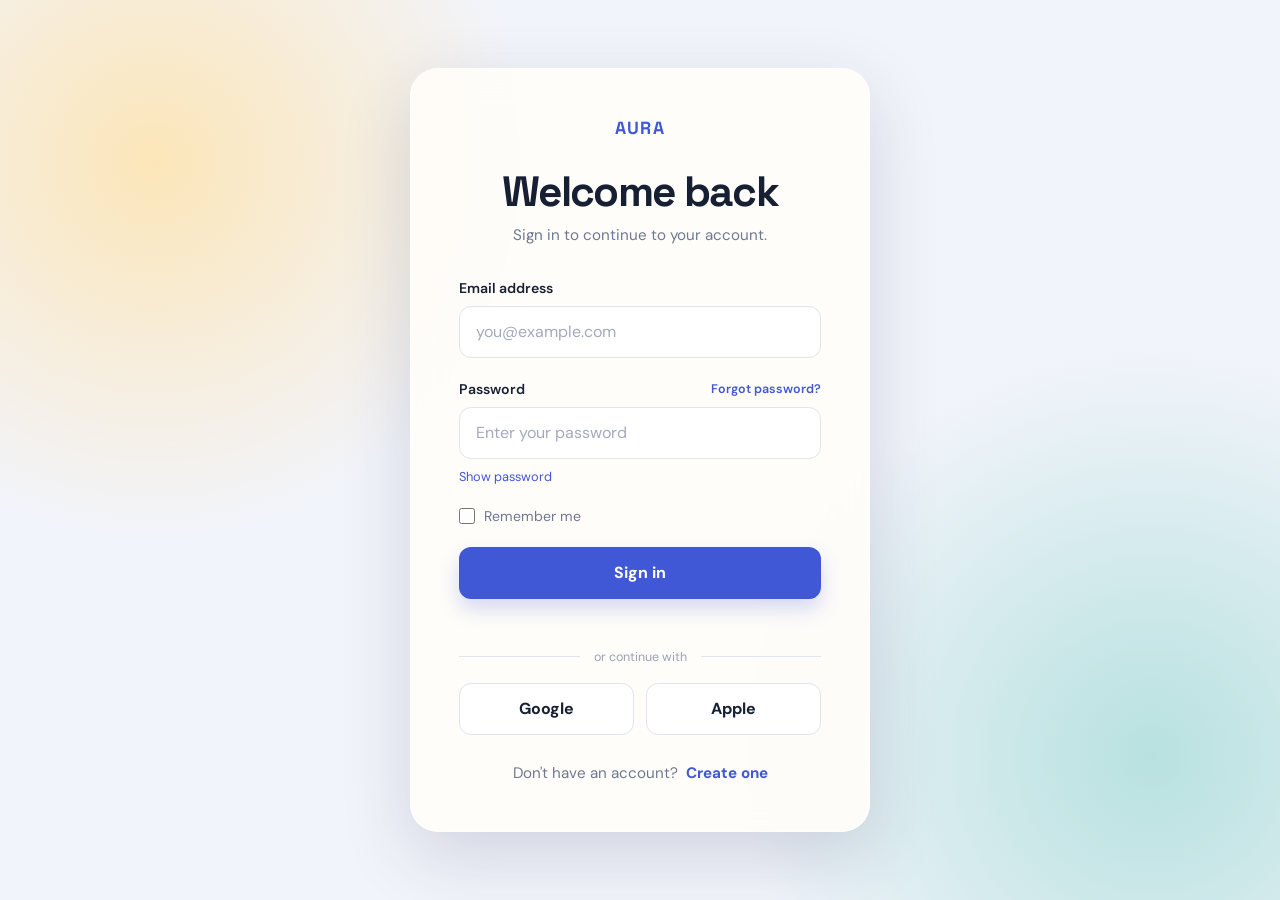
<file: index.html>
<!DOCTYPE html>
<html lang="en">
<head>
    <meta charset="UTF-8">
    <meta name="viewport" content="width=device-width, initial-scale=1.0">
    <meta name="description" content="Sign in to your AURA clothing account">
    <title>Sign In | AURA</title>
    <link rel="stylesheet" href="style.css">
     <meta name="google-site-verification" content="Q5nOV4p6farNZHvOnm3dMn5iF7PcjStxCkYvagq5Dh0" />
</head>
<body>
    <main class="login-page">
        <section class="login-card" aria-labelledby="login-title">
            <header class="login-header">
                <a class="brand" href="store.html" aria-label="AURA home">AURA</a>
                <h1 id="login-title">Welcome back</h1>
                <p>Sign in to continue to your account.</p>
            </header>

            <form class="login-form" action="#" method="post">
                <div class="form-field">
                    <label for="email">Email address</label>
                    <input
                        id="email"
                        name="email"
                        type="email"
                        autocomplete="email"
                        placeholder="you@example.com"
                        required
                    >
                </div>

                <div class="form-field">
                    <div class="field-heading">
                        <label for="password">Password</label>
                        <a href="#forgot-password">Forgot password?</a>
                    </div>
                    <input
                        id="password"
                        name="password"
                        type="password"
                        autocomplete="current-password"
                        placeholder="Enter your password"
                        required
                    >
                </div>

                <label class="remember-me">
                    <input type="checkbox" name="remember-me">
                    <span>Remember me</span>
                </label>

                <button class="login-button" type="submit">Sign in</button>
            </form>

            <div class="divider" aria-hidden="true">
                <span>or continue with</span>
            </div>

            <div class="social-login">
                <button class="social-button" type="button">Google</button>
                <button class="social-button" type="button">Apple</button>
            </div>

            <p class="signup-prompt">
                Don't have an account?
                <a href="signup.html">Create one</a>
            </p>
        </section>
    </main>

    <script src="app.js"></script>
</body>
</html>
</file>
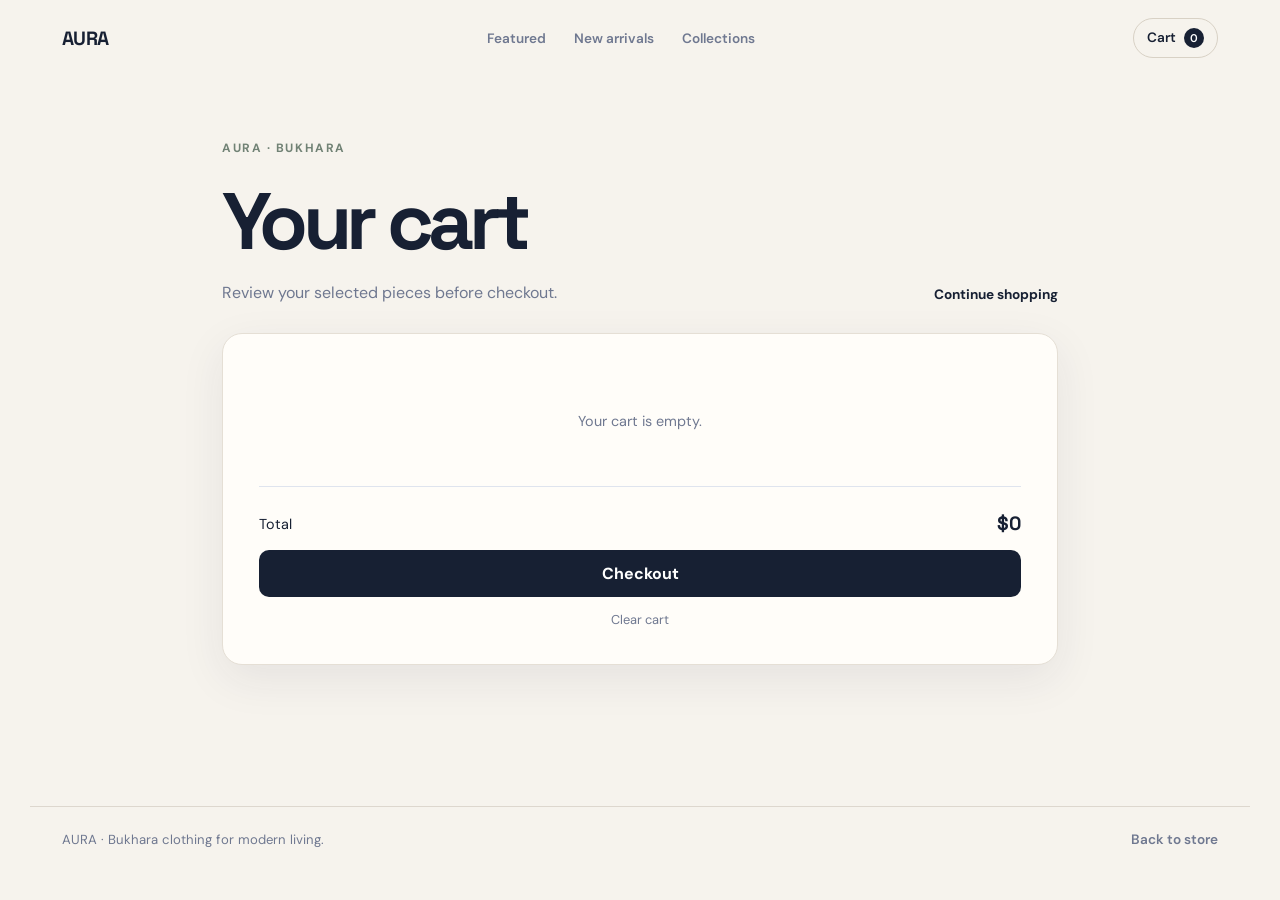
<file: cart.html>
<!DOCTYPE html>
<html lang="en">
<head>
    <meta charset="UTF-8">
    <meta name="viewport" content="width=device-width, initial-scale=1.0">
    <meta name="description" content="Review the products in your AURA shopping cart.">
    <title>Your Cart | AURA</title>
    <link rel="stylesheet" href="style.css">
    <meta name="google-site-verification" content="Q5nOV4p6farNZHvOnm3dMn5iF7PcjStxCkYvagq5Dh0" />
</head>
<body class="store-body">
    <header class="store-nav">
        <a class="store-brand" href="store.html">AURA</a>
        <nav aria-label="Main navigation">
            <a href="store.html#featured">Featured</a>
            <a href="store.html#new-arrivals">New arrivals</a>
            <a href="store.html#collections">Collections</a>
        </nav>
        <div class="store-actions">
            <a class="cart-page-link" href="cart.html" aria-current="page">Cart <span class="nav-cart-count">0</span></a>
        </div>
    </header>

    <main class="cart-page">
        <div class="cart-page-header">
            <div>
                <p class="eyebrow">AURA · Bukhara</p>
                <h1>Your cart</h1>
                <p>Review your selected pieces before checkout.</p>
            </div>
            <a class="continue-shopping" href="store.html#new-arrivals">Continue shopping</a>
        </div>

        <section class="cart-page-card" aria-labelledby="cart-title">
            <h2 id="cart-title" class="visually-hidden">Selected products</h2>
            <div class="cart-items" aria-live="polite">
                <p class="empty-cart">Your cart is empty.</p>
            </div>
            <div class="cart-summary">
                <div>
                    <span>Total</span>
                    <strong class="cart-total">$0</strong>
                </div>
                <button class="checkout-button" type="button">Proceed to checkout</button>
                <button class="clear-cart-button" type="button">Clear cart</button>
            </div>
        </section>
    </main>

    <footer class="store-footer">
        <p>AURA · Bukhara clothing for modern living.</p>
        <a href="store.html">Back to store</a>
    </footer>

    <div class="checkout-modal" id="checkout-modal" hidden>
        <div class="checkout-card" role="dialog" aria-modal="true" aria-labelledby="checkout-title">
            <button class="close-checkout" type="button" aria-label="Close checkout">&times;</button>
            <p class="eyebrow">AURA checkout</p>
            <h2 id="checkout-title">Complete your order</h2>
            <p class="checkout-intro">Enter your payment and delivery details.</p>
            <form class="checkout-form">
                <label>Card number
                    <input name="card-number" inputmode="numeric" autocomplete="cc-number" placeholder="1234 5678 9012 3456" minlength="16" required>
                </label>
                <div class="checkout-row">
                    <label>Expiry date
                        <input name="expiry" placeholder="MM/YY" autocomplete="cc-exp" required>
                    </label>
                    <label>CVV
                        <input name="cvv" inputmode="numeric" autocomplete="cc-csc" placeholder="123" minlength="3" required>
                    </label>
                </div>
                <label>Delivery address
                    <input name="address" autocomplete="street-address" placeholder="Street, city, country" required>
                </label>
                <label>Phone number for SMS
                    <input name="phone" type="tel" autocomplete="tel" placeholder="+998 90 123 45 67" required>
                </label>
                <button class="checkout-submit" type="submit">Place order</button>
                <p class="checkout-status" role="status" aria-live="polite"></p>
            </form>
        </div>
    </div>

    <script src="app.js"></script>
</body>
</html>
</file>
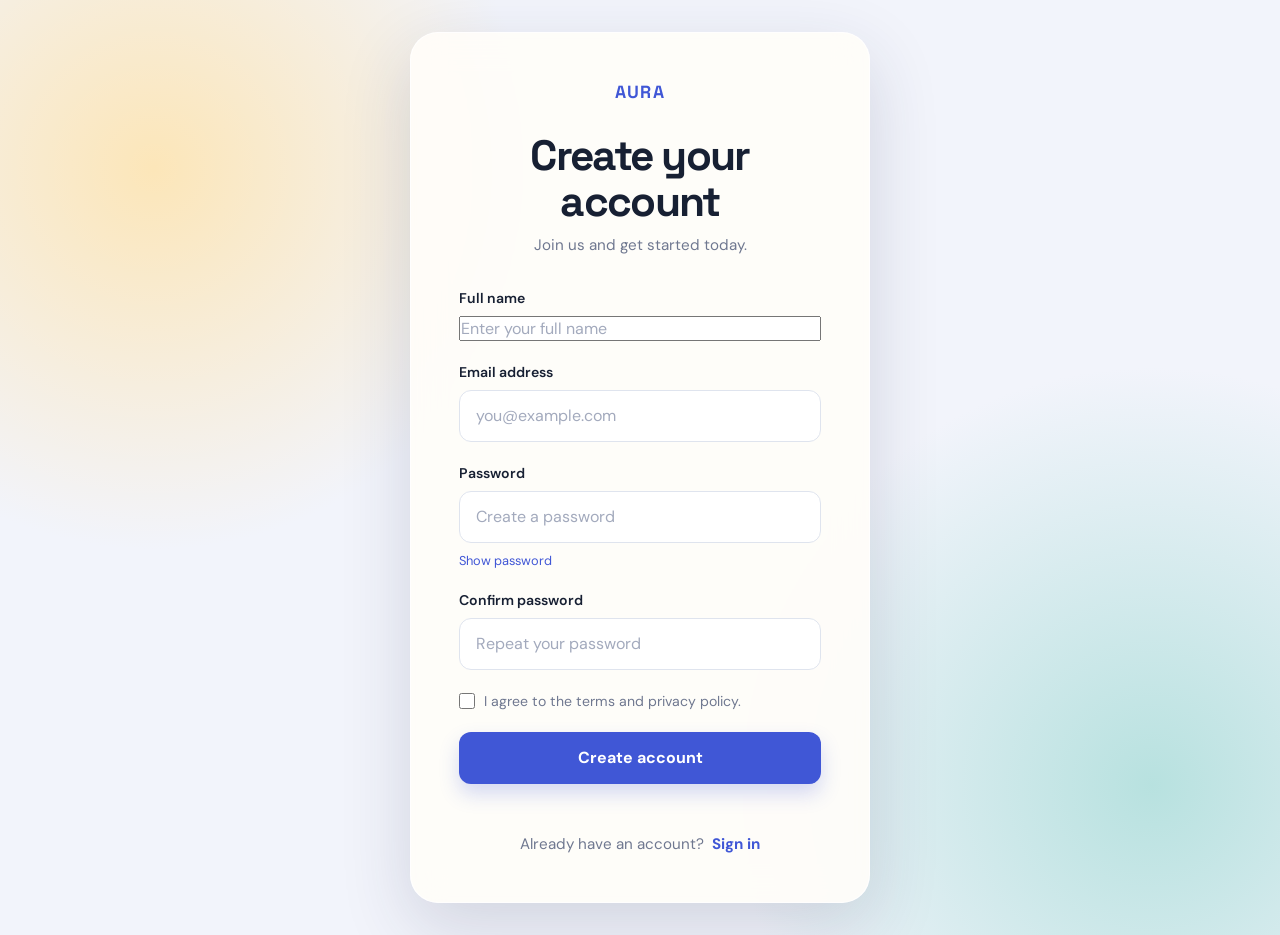
<file: signup.html>
<!DOCTYPE html>
<html lang="en">
<head>
    <meta charset="UTF-8">
    <meta name="viewport" content="width=device-width, initial-scale=1.0">
    <meta name="description" content="Create your AURA clothing account">
    <title>Sign Up | AURA</title>
    <link rel="stylesheet" href="style.css">
    <meta name="google-site-verification" content="Q5nOV4p6farNZHvOnm3dMn5iF7PcjStxCkYvagq5Dh0" />
</head>
<body>
    <main class="login-page">
        <section class="login-card" aria-labelledby="signup-title">
            <header class="login-header">
                <a class="brand" href="index.html" aria-label="AURA home">AURA</a>
                <h1 id="signup-title">Create your account</h1>
                <p>Join us and get started today.</p>
            </header>

            <form class="login-form" action="#" method="post">
                <div class="form-field">
                    <label for="full-name">Full name</label>
                    <input
                        id="full-name"
                        name="full-name"
                        type="text"
                        autocomplete="name"
                        placeholder="Enter your full name"
                        required
                    >
                </div>

                <div class="form-field">
                    <label for="email">Email address</label>
                    <input
                        id="email"
                        name="email"
                        type="email"
                        autocomplete="email"
                        placeholder="you@example.com"
                        required
                    >
                </div>

                <div class="form-field">
                    <label for="password">Password</label>
                    <input
                        id="password"
                        name="password"
                        type="password"
                        autocomplete="new-password"
                        placeholder="Create a password"
                        minlength="8"
                        required
                    >
                </div>

                <div class="form-field">
                    <label for="confirm-password">Confirm password</label>
                    <input
                        id="confirm-password"
                        name="confirm-password"
                        type="password"
                        autocomplete="new-password"
                        placeholder="Repeat your password"
                        minlength="8"
                        required
                    >
                </div>

                <label class="remember-me">
                    <input type="checkbox" name="terms" required>
                    <span>I agree to the terms and privacy policy.</span>
                </label>

                <button class="login-button" type="submit">Create account</button>
            </form>

            <p class="signup-prompt">
                Already have an account?
                <a href="index.html">Sign in</a>
            </p>
        </section>
    </main>

    <script src="app.js"></script>
</body>
</html>
</file>
<file: style.css>
@import url('https://fonts.googleapis.com/css2?family=DM+Sans:wght@400;500;600;700&family=Space+Grotesk:wght@500;600;700&display=swap');

:root {
	--ink: #172033;
	--muted: #6f7890;
	--line: #dfe4ee;
	--paper: #fffdf9;
	--accent: #4057d6;
	--accent-dark: #3045bb;
	--shadow: 0 24px 70px rgba(35, 43, 82, 0.16);
}

* {
	box-sizing: border-box;
	margin: 0;
	padding: 0;
}

body {
	min-width: 320px;
	min-height: 100vh;
	color: var(--ink);
	background:
		radial-gradient(circle at 12% 18%, rgba(255, 226, 166, 0.78), transparent 28%),
		radial-gradient(circle at 90% 84%, rgba(164, 219, 214, 0.75), transparent 30%),
		#f2f4fb;
	font-family: 'DM Sans', sans-serif;
}

button,
input {
	font: inherit;
}

a {
	color: var(--accent);
	text-decoration: none;
}

a:hover {
	text-decoration: underline;
}

.login-page {
	display: grid;
	min-height: 100vh;
	place-items: center;
	padding: 32px 20px;
}

.login-card {
	width: min(100%, 460px);
	padding: clamp(28px, 6vw, 48px);
	border: 1px solid rgba(255, 255, 255, 0.8);
	border-radius: 28px;
	background: rgba(255, 253, 249, 0.92);
	box-shadow: var(--shadow);
	backdrop-filter: blur(16px);
}

.login-header {
	margin-bottom: 34px;
	text-align: center;
}

.brand {
	display: inline-block;
	margin-bottom: 30px;
	color: var(--accent);
	font-family: 'Space Grotesk', sans-serif;
	font-size: 1.1rem;
	font-weight: 700;
	letter-spacing: 0.08em;
	text-transform: uppercase;
}

.login-header h1 {
	margin-bottom: 10px;
	font-family: 'Space Grotesk', sans-serif;
	font-size: clamp(2rem, 6vw, 2.65rem);
	line-height: 1.08;
	letter-spacing: -0.04em;
}

.login-header p,
.signup-prompt {
	color: var(--muted);
	font-size: 0.95rem;
}

.login-form {
	display: grid;
	gap: 22px;
}

.form-field {
	display: grid;
	gap: 9px;
}

.form-field label,
.field-heading label {
	color: var(--ink);
	font-size: 0.88rem;
	font-weight: 600;
}

.field-heading {
	display: flex;
	align-items: center;
	justify-content: space-between;
	gap: 16px;
}

.field-heading a {
	font-size: 0.78rem;
	font-weight: 600;
}

.form-field input[type='email'],
.form-field input[type='password'] {
	width: 100%;
	min-height: 52px;
	padding: 0 16px;
	border: 1px solid var(--line);
	border-radius: 12px;
	outline: none;
	color: var(--ink);
	background: #fff;
	transition: border-color 180ms ease, box-shadow 180ms ease;
}

.form-field input::placeholder {
	color: #a3aabd;
}

.form-field input:focus {
	border-color: var(--accent);
	box-shadow: 0 0 0 4px rgba(64, 87, 214, 0.13);
}

.remember-me {
	display: flex;
	align-items: center;
	gap: 9px;
	color: var(--muted);
	cursor: pointer;
	font-size: 0.88rem;
}

.remember-me input {
	width: 16px;
	height: 16px;
	accent-color: var(--accent);
}

.login-button,
.social-button {
	min-height: 52px;
	border-radius: 12px;
	cursor: pointer;
	font-weight: 700;
	transition: transform 180ms ease, box-shadow 180ms ease, background 180ms ease;
}

.login-button {
	border: 0;
	color: #fff;
	background: var(--accent);
	box-shadow: 0 10px 20px rgba(64, 87, 214, 0.22);
}

.login-button:hover {
	background: var(--accent-dark);
	box-shadow: 0 14px 24px rgba(64, 87, 214, 0.3);
	transform: translateY(-2px);
}

.divider {
	display: flex;
	align-items: center;
	gap: 14px;
	margin: 28px 0 18px;
	color: #9aa2b5;
	font-size: 0.78rem;
	white-space: nowrap;
}

.divider::before,
.divider::after {
	height: 1px;
	flex: 1;
	background: var(--line);
	content: '';
}

.social-login {
	display: grid;
	grid-template-columns: 1fr 1fr;
	gap: 12px;
}

.social-button {
	border: 1px solid var(--line);
	color: var(--ink);
	background: #fff;
}

.social-button:hover {
	border-color: var(--accent);
	background: #f7f8ff;
	transform: translateY(-2px);
}

.signup-prompt {
	margin-top: 28px;
	text-align: center;
}

.signup-prompt a {
	margin-left: 4px;
	font-weight: 700;
}

.form-status {
	margin-top: -8px;
	font-size: 0.82rem;
	line-height: 1.4;
	text-align: center;
}

.form-status[data-state='error'] {
	color: #c04458;
}

.form-status[data-state='loading'] {
	color: var(--muted);
}

.form-status[data-state='success'] {
	color: #25816c;
}

.login-button:disabled {
	cursor: wait;
	opacity: 0.7;
	transform: none;
}

button:focus-visible,
a:focus-visible,
input:focus-visible {
	outline: 3px solid rgba(64, 87, 214, 0.35);
	outline-offset: 3px;
}

@media (max-width: 480px) {
	.login-page {
		padding: 20px 14px;
	}

	.login-card {
		border-radius: 22px;
	}
}

.store-body {
	background: #f6f3ed;
	font-family: 'DM Sans', sans-serif;
}

.market-strip {
	padding: 8px 20px;
	color: #fff;
	background: #4057d6;
	font-size: 0.74rem;
	font-weight: 600;
	text-align: center;
}

.market-strip span {
	margin-left: 22px;
	color: #dfe4ff;
}

.store-nav {
	display: flex;
	align-items: center;
	justify-content: space-between;
	gap: 28px;
	max-width: 1220px;
	margin: 0 auto;
	padding: 18px 32px;
}

.store-brand {
	display: flex;
	align-items: center;
	gap: 8px;
	color: var(--ink);
	font-family: 'Space Grotesk', sans-serif;
	font-size: 1.2rem;
	font-weight: 700;
	letter-spacing: -0.03em;
}

.store-brand span {
	display: grid;
	width: 34px;
	height: 34px;
	place-items: center;
	border-radius: 10px;
	color: #fff;
	background: #4057d6;
	font-size: 1rem;
}

.store-location {
	display: grid;
	gap: 2px;
	margin-right: auto;
	color: var(--ink);
	font-size: 0.78rem;
}

.store-location small {
	color: var(--muted);
	font-size: 0.68rem;
}

.store-nav nav {
	display: flex;
	gap: 28px;
}

.store-nav nav a,
.store-actions button,
.store-footer a {
	color: var(--muted);
	font-size: 0.85rem;
	font-weight: 600;
}

.store-nav nav a.active,
.store-nav nav a:hover,
.store-footer a:hover {
	color: var(--ink);
	text-decoration: none;
}

.store-actions {
	display: flex;
	align-items: center;
	gap: 18px;
}

.account-link {
	display: inline-flex;
	align-items: center;
	gap: 8px;
	color: var(--ink);
	font-size: 0.82rem;
	font-weight: 700;
}

.account-avatar {
	width: 28px;
	height: 28px;
	border: 2px solid #fff;
	border-radius: 50%;
	box-shadow: 0 2px 8px rgba(23, 32, 51, 0.16);
	object-fit: cover;
}

.avatar-picker {
	position: relative;
	display: inline-flex;
	border-radius: 50%;
	cursor: pointer;
}

.avatar-picker::after {
	position: absolute;
	right: -2px;
	bottom: -2px;
	display: grid;
	width: 12px;
	height: 12px;
	place-items: center;
	border: 2px solid #fffdf9;
	border-radius: 50%;
	content: '+';
	color: #fff;
	background: var(--accent);
	font-size: 0.55rem;
	font-weight: 700;
}

.avatar-picker:hover .account-avatar {
	box-shadow: 0 0 0 4px rgba(64, 87, 214, 0.2);
	transform: scale(1.06);
}

.avatar-picker .account-avatar {
	transition: box-shadow 180ms ease, transform 180ms ease;
}

.avatar-input {
	position: absolute;
	width: 1px;
	height: 1px;
	opacity: 0;
}

.settings-link {
	color: var(--muted);
	font-size: 0.82rem;
	font-weight: 600;
}

.language-select {
	padding: 8px 5px;
	border: 1px solid #d8d1c5;
	border-radius: 8px;
	outline: none;
	color: var(--ink);
	background: rgba(255, 253, 249, 0.72);
	cursor: pointer;
	font-size: 0.75rem;
	font-weight: 700;
}

.language-select:focus {
	border-color: var(--accent);
	box-shadow: 0 0 0 3px rgba(64, 87, 214, 0.12);
}

.settings-page {
	max-width: 820px;
	min-height: calc(100vh - 170px);
	margin: 0 auto;
	padding: 58px 32px 80px;
}

.settings-header {
	margin-bottom: 28px;
}

.settings-header h1 {
	margin-bottom: 10px;
	font-family: 'Space Grotesk', sans-serif;
	font-size: clamp(2.8rem, 7vw, 5rem);
	letter-spacing: -0.07em;
}

.settings-header > p:not(.eyebrow) {
	color: var(--muted);
}

.settings-card {
	padding: clamp(20px, 4vw, 38px);
	border: 1px solid #e5dfd5;
	border-radius: 22px;
	background: #fffdf9;
	box-shadow: 0 14px 45px rgba(35, 43, 82, 0.08);
}

.settings-section {
	padding: 24px 0;
	border-bottom: 1px solid var(--line);
}

.settings-section:first-child {
	padding-top: 0;
}

.settings-section-heading {
	margin-bottom: 20px;
}

.settings-section h2 {
	margin-bottom: 5px;
	font-family: 'Space Grotesk', sans-serif;
	font-size: 1.3rem;
}

.settings-section-heading p {
	color: var(--muted);
	font-size: 0.84rem;
}

.settings-fields {
	display: grid;
	grid-template-columns: 1fr 1fr;
	gap: 18px;
}

.settings-fields label,
.settings-section > label {
	display: grid;
	gap: 8px;
	color: var(--ink);
	font-size: 0.83rem;
	font-weight: 700;
}

.settings-fields input,
.settings-fields select,
.settings-section > label select {
	width: 100%;
	min-height: 46px;
	padding: 0 13px;
	border: 1px solid var(--line);
	border-radius: 10px;
	outline: none;
	color: var(--ink);
	background: #fff;
}

.settings-fields input:focus,
.settings-fields select:focus,
.settings-section > label select:focus {
	border-color: var(--accent);
	box-shadow: 0 0 0 4px rgba(64, 87, 214, 0.12);
}

.settings-toggle {
	display: flex;
	align-items: center;
	justify-content: space-between;
	gap: 20px;
	padding: 14px 0;
	border-top: 1px solid #eeeae3;
	cursor: pointer;
}

.settings-toggle span {
	display: grid;
	gap: 4px;
}

.settings-toggle strong {
	font-size: 0.86rem;
}

.settings-toggle small {
	color: var(--muted);
	font-size: 0.78rem;
	font-weight: 400;
}

.settings-toggle input {
	width: 18px;
	height: 18px;
	accent-color: var(--accent);
}

.settings-actions {
	display: flex;
	align-items: center;
	gap: 18px;
	padding-top: 26px;
}

.settings-save-button {
	padding: 13px 20px;
	border: 0;
	border-radius: 10px;
	color: #fff;
	background: var(--accent);
	cursor: pointer;
	font-weight: 700;
}

.settings-actions > a {
	color: var(--muted);
	font-size: 0.83rem;
	font-weight: 600;
}

.settings-status {
	margin-left: auto;
	color: #25816c;
	font-size: 0.8rem;
}

.category-nav {
	display: flex;
	gap: 26px;
	overflow-x: auto;
	max-width: 1220px;
	margin: 0 auto;
	padding: 0 32px 16px;
	border-bottom: 1px solid #e4ded5;
	white-space: nowrap;
}

.category-nav a {
	color: var(--muted);
	font-size: 0.82rem;
	font-weight: 600;
}

.category-nav a.active,
.category-nav a:hover {
	color: var(--accent);
	text-decoration: none;
}

.promo-rail {
	display: grid;
	grid-template-columns: 1.45fr 1fr 1fr;
	gap: 14px;
	max-width: 1220px;
	margin: 24px auto 0;
	padding: 0 32px;
}

.promo-card {
	position: relative;
	min-height: 184px;
	padding: 24px;
	overflow: hidden;
	border-radius: 18px;
	color: #172033;
	background: #e4e8ff;
	transition: transform 220ms ease, box-shadow 220ms ease;
}

.promo-card:hover,
.promo-card.promo-active {
	box-shadow: 0 14px 30px rgba(35, 43, 82, 0.12);
	transform: translateY(-3px);
}

.promo-card h2 {
	position: relative;
	z-index: 1;
	margin-bottom: 8px;
	font-family: 'Space Grotesk', sans-serif;
	font-size: clamp(1.35rem, 2.4vw, 2.1rem);
	line-height: 1;
	letter-spacing: -0.06em;
}

.promo-card h2 em {
	color: #4057d6;
	font-style: normal;
}

.promo-card p:not(.promo-label) {
	position: relative;
	z-index: 1;
	max-width: 240px;
	margin-bottom: 14px;
	color: #657087;
	font-size: 0.78rem;
	line-height: 1.4;
}

.promo-label {
	position: relative;
	z-index: 1;
	margin-bottom: 12px;
	color: #657087;
	font-size: 0.67rem;
	font-weight: 700;
	letter-spacing: 0.12em;
}

.promo-card a {
	position: relative;
	z-index: 1;
	color: #172033;
	font-size: 0.78rem;
	font-weight: 700;
}

.promo-card a span {
	margin-left: 6px;
	font-size: 1rem;
}

.promo-card-gaming {
	background: #f5d7c4;
}

.promo-card-delivery {
	background: #d9eadf;
}

.promo-art {
	position: absolute;
	right: -12px;
	bottom: -24px;
	display: grid;
	width: 145px;
	height: 145px;
	place-items: center;
	border-radius: 50%;
	color: rgba(255, 255, 255, 0.82);
	font-family: 'Space Grotesk', sans-serif;
	font-size: 1.3rem;
	font-weight: 700;
	letter-spacing: 0.08em;
	transform: rotate(-12deg);
}

.promo-art img {
	display: block;
	width: 100%;
	height: 100%;
	border-radius: inherit;
	object-fit: cover;
	opacity: 0.9;
	mix-blend-mode: multiply;
}

.promo-art-shirt {
	background: #4057d6;
	box-shadow: 0 0 0 20px rgba(64, 87, 214, 0.12);
}

.promo-art-console {
	background: #d06f55;
	box-shadow: 0 0 0 20px rgba(208, 111, 85, 0.14);
}

.promo-art-box {
	background: #709b83;
	box-shadow: 0 0 0 20px rgba(112, 155, 131, 0.14);
}

.search-box input {
	width: 180px;
	padding: 10px 13px;
	border: 1px solid #d8d1c5;
	border-radius: 999px;
	outline: none;
	color: var(--ink);
	background: rgba(255, 253, 249, 0.72);
	font-size: 0.8rem;
	transition: width 180ms ease, border-color 180ms ease, box-shadow 180ms ease;
}

.search-box input:focus {
	width: 220px;
	border-color: var(--accent);
	box-shadow: 0 0 0 4px rgba(64, 87, 214, 0.12);
}

.search-empty {
	padding: 50px 0 20px;
	color: var(--muted);
	text-align: center;
}

.cart-page-link {
	padding: 9px 13px;
	border: 1px solid #d8d1c5;
	border-radius: 999px;
	color: var(--ink) !important;
	font-size: 0.85rem;
	font-weight: 600;
}

.cart-page-link span {
	display: inline-grid;
	width: 20px;
	height: 20px;
	margin-left: 5px;
	place-items: center;
	border-radius: 50%;
	color: #fff;
	background: var(--ink);
	font-size: 0.7rem;
}

.nav-icon-button,
.cart-button {
	border: 0;
	background: transparent;
	cursor: pointer;
}

.cart-button {
	padding: 9px 13px;
	border: 1px solid #d8d1c5;
	border-radius: 999px;
	color: var(--ink) !important;
}

.cart-button span {
	display: inline-grid;
	width: 20px;
	height: 20px;
	margin-left: 5px;
	place-items: center;
	border-radius: 50%;
	color: #fff;
	background: var(--ink);
	font-size: 0.7rem;
}

.cart-panel {
	position: fixed;
	top: 18px;
	right: 18px;
	z-index: 10;
	display: flex;
	width: min(390px, calc(100vw - 36px));
	max-height: calc(100vh - 36px);
	padding: 24px;
	flex-direction: column;
	border: 1px solid #e5dfd5;
	border-radius: 20px;
	background: #fffdf9;
	box-shadow: 0 20px 60px rgba(35, 43, 82, 0.2);
}

.cart-panel[hidden] {
	display: none;
}

.cart-toast {
	position: fixed;
	top: 22px;
	left: 50%;
	z-index: 20;
	padding: 12px 18px;
	border-radius: 999px;
	color: #fff;
	background: var(--ink);
	box-shadow: 0 10px 25px rgba(35, 43, 82, 0.2);
	font-size: 0.86rem;
	font-weight: 700;
	opacity: 0;
	pointer-events: none;
	transform: translate(-50%, -16px);
	transition: opacity 180ms ease, transform 180ms ease;
}

.cart-toast.visible {
	opacity: 1;
	transform: translate(-50%, 0);
}

.checkout-modal {
	position: fixed;
	inset: 0;
	z-index: 30;
	display: grid;
	padding: 20px;
	place-items: center;
	background: rgba(23, 32, 51, 0.48);
}

.checkout-modal[hidden] {
	display: none;
}

.checkout-card {
	position: relative;
	width: min(100%, 500px);
	max-height: calc(100vh - 40px);
	overflow: auto;
	padding: 30px;
	border-radius: 22px;
	background: #fffdf9;
	box-shadow: 0 24px 80px rgba(23, 32, 51, 0.24);
}

.close-checkout {
	position: absolute;
	top: 20px;
	right: 20px;
	width: 32px;
	height: 32px;
	border: 0;
	border-radius: 50%;
	color: var(--ink);
	background: #f0eee8;
	cursor: pointer;
	font-size: 1.3rem;
}

.checkout-card h2 {
	margin-bottom: 8px;
	font-family: 'Space Grotesk', sans-serif;
	font-size: 1.8rem;
}

.checkout-intro {
	margin-bottom: 22px;
	color: var(--muted);
	font-size: 0.86rem;
}

.checkout-form {
	display: grid;
	gap: 16px;
}

.checkout-form label {
	display: grid;
	gap: 7px;
	color: var(--ink);
	font-size: 0.82rem;
	font-weight: 700;
}

.checkout-form input {
	width: 100%;
	min-height: 46px;
	padding: 0 13px;
	border: 1px solid var(--line);
	border-radius: 10px;
	outline: none;
	color: var(--ink);
	background: #fff;
}

.checkout-form input:focus {
	border-color: var(--accent);
	box-shadow: 0 0 0 4px rgba(64, 87, 214, 0.12);
}

.checkout-row {
	display: grid;
	grid-template-columns: 1fr 1fr;
	gap: 12px;
}

.checkout-submit {
	min-height: 50px;
	margin-top: 5px;
	border: 0;
	border-radius: 10px;
	color: #fff;
	background: var(--accent);
	cursor: pointer;
	font-weight: 700;
}

.checkout-submit:disabled {
	cursor: default;
	opacity: 0.7;
}

.checkout-status {
	color: #25816c;
	font-size: 0.82rem;
	line-height: 1.45;
}

.cart-panel-header,
.cart-summary > div {
	display: flex;
	align-items: center;
	justify-content: space-between;
}

.cart-panel-header {
	padding-bottom: 18px;
	border-bottom: 1px solid var(--line);
}

.cart-panel-header h2 {
	font-family: 'Space Grotesk', sans-serif;
	font-size: 1.45rem;
}

.close-cart {
	width: 32px;
	height: 32px;
	border: 0;
	border-radius: 50%;
	color: var(--ink);
	background: #f0eee8;
	cursor: pointer;
	font-size: 1.3rem;
	line-height: 1;
}

.cart-items {
	overflow: auto;
	padding: 8px 0;
}

.empty-cart {
	padding: 34px 0;
	color: var(--muted);
	font-size: 0.9rem;
	text-align: center;
}

.cart-item {
	display: grid;
	grid-template-columns: 58px 1fr auto;
	align-items: center;
	gap: 12px;
	padding: 12px 0;
	border-bottom: 1px solid #eeeae3;
}

.cart-item img {
	width: 58px;
	height: 66px;
	border-radius: 9px;
	object-fit: cover;
}

.cart-item h3 {
	margin-bottom: 4px;
	font-family: 'Space Grotesk', sans-serif;
	font-size: 0.88rem;
}

.cart-item p,
.cart-item strong {
	color: var(--muted);
	font-size: 0.78rem;
}

.cart-item strong {
	color: var(--ink);
}

.cart-summary {
	padding-top: 18px;
}

.cart-summary > div {
	margin-bottom: 14px;
	font-size: 0.9rem;
}

.cart-summary strong {
	font-family: 'Space Grotesk', sans-serif;
	font-size: 1.2rem;
}

.checkout-button {
	width: 100%;
	padding: 13px;
	border: 0;
	border-radius: 10px;
	color: #fff;
	background: var(--ink);
	cursor: pointer;
	font-weight: 700;
}

.store-main {
	max-width: 1220px;
	margin: 0 auto;
	padding: 42px 32px 80px;
}

.store-hero {
	padding: clamp(54px, 10vw, 120px) clamp(24px, 7vw, 100px);
	border-radius: 28px;
	background: #dce7df;
}

.eyebrow {
	margin-bottom: 14px;
	color: #718275;
	font-size: 0.75rem;
	font-weight: 700;
	letter-spacing: 0.13em;
	text-transform: uppercase;
}

.store-hero h1 {
	max-width: 650px;
	margin-bottom: 22px;
	font-family: 'Space Grotesk', sans-serif;
	font-size: clamp(3rem, 8vw, 6.8rem);
	line-height: 0.95;
	letter-spacing: -0.07em;
}

.store-hero h1 em {
	color: #4057d6;
	font-style: normal;
}

.hero-copy {
	max-width: 410px;
	margin-bottom: 30px;
	color: #657266;
	line-height: 1.6;
}

.shop-button {
	display: inline-block;
	padding: 14px 20px;
	border-radius: 10px;
	color: #fff;
	background: var(--ink);
	font-size: 0.9rem;
	font-weight: 700;
}

.shop-button:hover {
	background: var(--accent);
	text-decoration: none;
}

.product-section {
	padding-top: 74px;
}

.section-heading {
	display: flex;
	align-items: end;
	justify-content: space-between;
	margin-bottom: 24px;
}

.section-heading h2 {
	font-family: 'Space Grotesk', sans-serif;
	font-size: clamp(2rem, 4vw, 3rem);
	letter-spacing: -0.05em;
}

.section-heading > a {
	color: var(--ink);
	font-size: 0.85rem;
	font-weight: 700;
}

.product-grid {
	display: grid;
	grid-template-columns: repeat(3, 1fr);
	gap: 18px;
}

.product-card {
	padding: 10px 10px 16px;
	border: 1px solid #e9e3da;
	border-radius: 18px;
	background: rgba(255, 253, 249, 0.76);
	min-width: 0;
	transition: transform 180ms ease, box-shadow 180ms ease;
}

.product-card:hover {
	box-shadow: 0 12px 28px rgba(35, 43, 82, 0.09);
	transform: translateY(-3px);
}

.product-image {
	aspect-ratio: 1 / 1.08;
	margin-bottom: 14px;
	overflow: hidden;
	border-radius: 18px;
	background: #d8d1c7;
}

.product-image img {
	display: block;
	width: 100%;
	height: 100%;
	object-fit: cover;
	transition: transform 400ms ease;
}

.product-card:hover .product-image img {
	transform: scale(1.04);
}

.product-info {
	display: flex;
	align-items: start;
	justify-content: space-between;
	gap: 12px;
}

.product-info h3 {
	margin-bottom: 4px;
	font-family: 'Space Grotesk', sans-serif;
	font-size: 1rem;
}

.product-info p {
	color: var(--muted);
	font-size: 0.8rem;
}

.product-info strong {
	font-size: 0.9rem;
}

.buy-button {
	width: 100%;
	margin-top: 16px;
	padding: 12px 16px;
	border: 1px solid var(--ink);
	border-radius: 10px;
	color: var(--ink);
	background: transparent;
	cursor: pointer;
	font-size: 0.82rem;
	font-weight: 700;
	transition: color 180ms ease, background 180ms ease, transform 180ms ease;
}

.buy-button:hover,
.buy-button.added {
	color: #fff;
	background: var(--ink);
	transform: translateY(-2px);
}

.store-footer {
	display: flex;
	justify-content: space-between;
	max-width: 1220px;
	margin: 0 auto;
	padding: 24px 32px 40px;
	border-top: 1px solid #ddd7ce;
	color: var(--muted);
	font-size: 0.82rem;
}

.store-footer-links {
	display: flex;
	gap: 20px;
}

.cart-page {
	max-width: 900px;
	min-height: calc(100vh - 170px);
	margin: 0 auto;
	padding: 64px 32px 80px;
}

.cart-page-header {
	display: flex;
	align-items: end;
	justify-content: space-between;
	gap: 24px;
	margin-bottom: 30px;
}

.cart-page-header h1 {
	margin-bottom: 10px;
	font-family: 'Space Grotesk', sans-serif;
	font-size: clamp(2.8rem, 7vw, 5rem);
	letter-spacing: -0.07em;
}

.cart-page-header p:not(.eyebrow) {
	color: var(--muted);
}

.continue-shopping {
	color: var(--ink);
	font-size: 0.85rem;
	font-weight: 700;
	white-space: nowrap;
}

.cart-page-card {
	padding: clamp(20px, 4vw, 36px);
	border: 1px solid #e5dfd5;
	border-radius: 20px;
	background: #fffdf9;
	box-shadow: 0 14px 45px rgba(35, 43, 82, 0.08);
}

.cart-page-card .cart-items {
	max-height: none;
}

.cart-page-card .cart-item {
	grid-template-columns: 88px 1fr auto;
	padding: 18px 0;
}

.cart-page-card .cart-item img {
	width: 88px;
	height: 100px;
	border-radius: 12px;
}

.cart-page-card .cart-item h3 {
	font-size: 1rem;
}

.cart-page-card .cart-item p {
	font-size: 0.85rem;
}

.cart-page-card .cart-item strong {
	font-size: 0.95rem;
}

.cart-page-card .cart-summary {
	margin-top: 14px;
	padding-top: 24px;
	border-top: 1px solid var(--line);
}

.clear-cart-button {
	display: block;
	margin: 14px auto 0;
	border: 0;
	color: var(--muted);
	background: transparent;
	cursor: pointer;
	font-size: 0.8rem;
}

.clear-cart-button:hover {
	color: #c04458;
}

.visually-hidden {
	position: absolute;
	width: 1px;
	height: 1px;
	padding: 0;
	overflow: hidden;
	clip: rect(0, 0, 0, 0);
	white-space: nowrap;
	border: 0;
}

@media (max-width: 700px) {
	.store-nav {
		flex-wrap: wrap;
		padding: 20px;
	}

	.store-location {
		order: 3;
		width: 100%;
		margin-top: 4px;
	}

	.settings-page {
		padding: 40px 20px 56px;
	}

	.settings-fields {
		grid-template-columns: 1fr;
	}

	.settings-actions {
		align-items: flex-start;
		flex-wrap: wrap;
	}

	.settings-status {
		width: 100%;
		margin-left: 0;
	}

	.store-actions {
		flex: 1;
		justify-content: end;
		gap: 10px;
	}

	.store-nav nav {
		order: 3;
		width: 100%;
		justify-content: space-between;
		gap: 10px;
	}

	.search-box {
		width: 100%;
	}

	.search-box input,
	.search-box input:focus {
		width: 100%;
	}

	.market-strip span {
		display: none;
	}

	.promo-rail {
		grid-template-columns: 1fr;
		gap: 12px;
		margin-top: 18px;
		padding: 0 20px;
	}

	.promo-card {
		min-height: 170px;
	}

	.store-main {
		padding: 20px 20px 56px;
	}

	.product-grid {
		grid-template-columns: 1fr;
		gap: 30px;
	}

	.product-image {
		aspect-ratio: 1.2 / 1;
	}

	.store-footer {
		padding: 24px 20px 32px;
	}

	.cart-page {
		padding: 40px 20px 56px;
	}

	.cart-page-header {
		align-items: start;
		flex-direction: column;
	}

	.cart-page-card .cart-item {
		grid-template-columns: 64px 1fr auto;
	}

	.cart-page-card .cart-item img {
		width: 64px;
		height: 76px;
	}

	.cart-panel {
		top: 10px;
		right: 10px;
		width: calc(100vw - 20px);
		max-height: calc(100vh - 20px);
	}
}

@media (min-width: 701px) and (max-width: 980px) {
	.product-grid {
		grid-template-columns: repeat(2, minmax(0, 1fr));
	}
}
\
</file>
